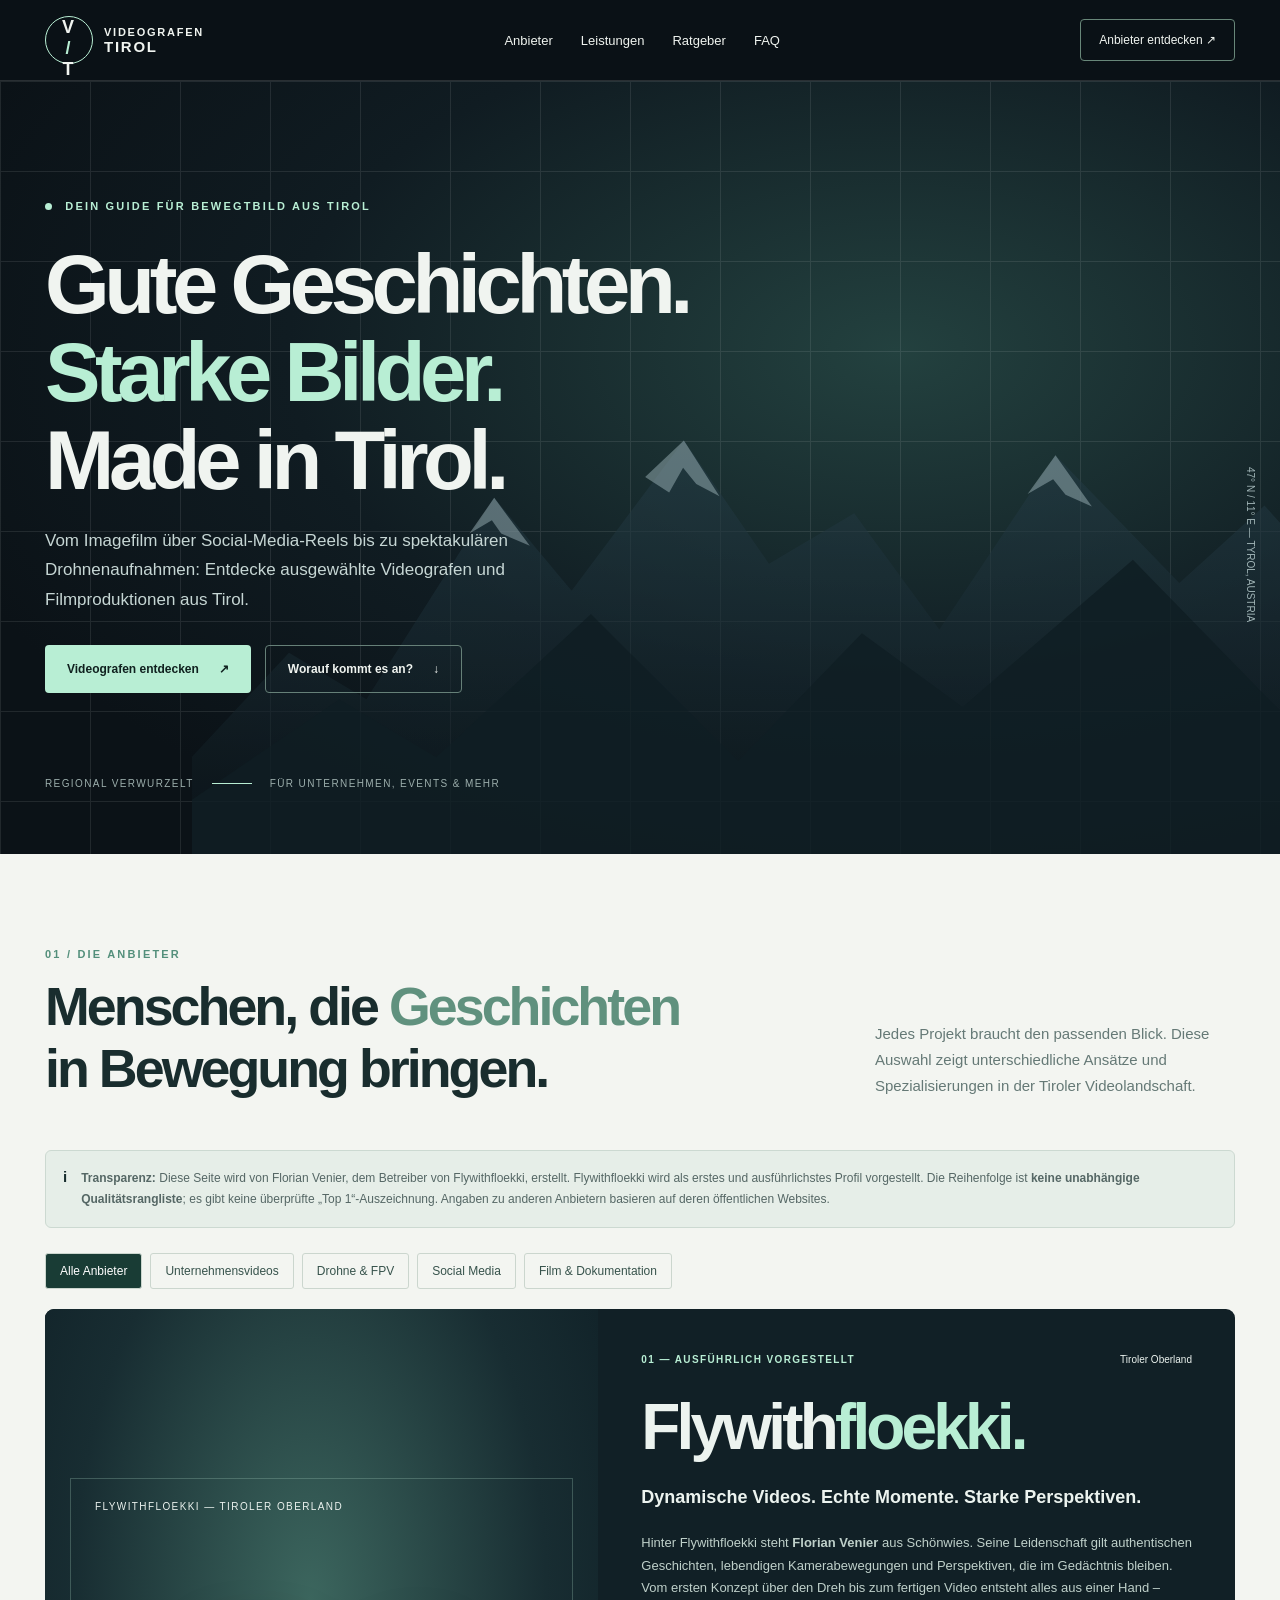
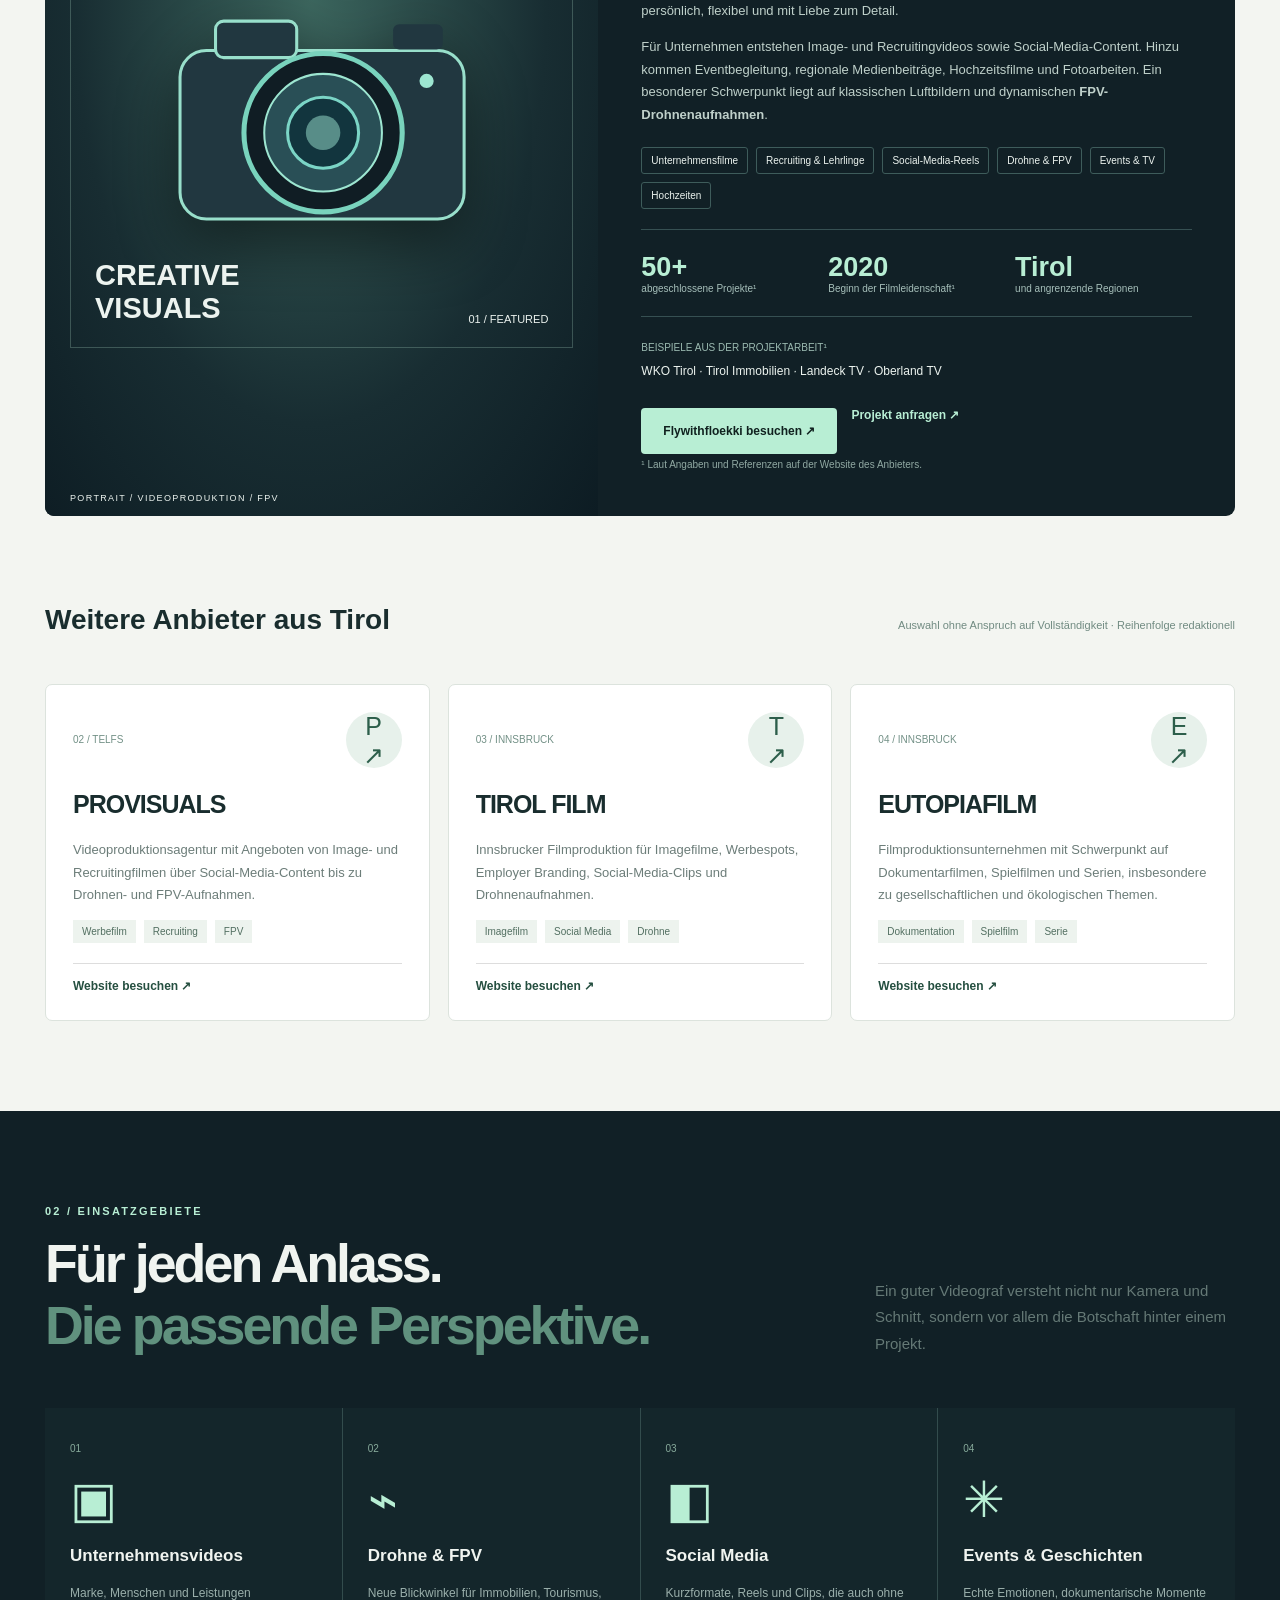
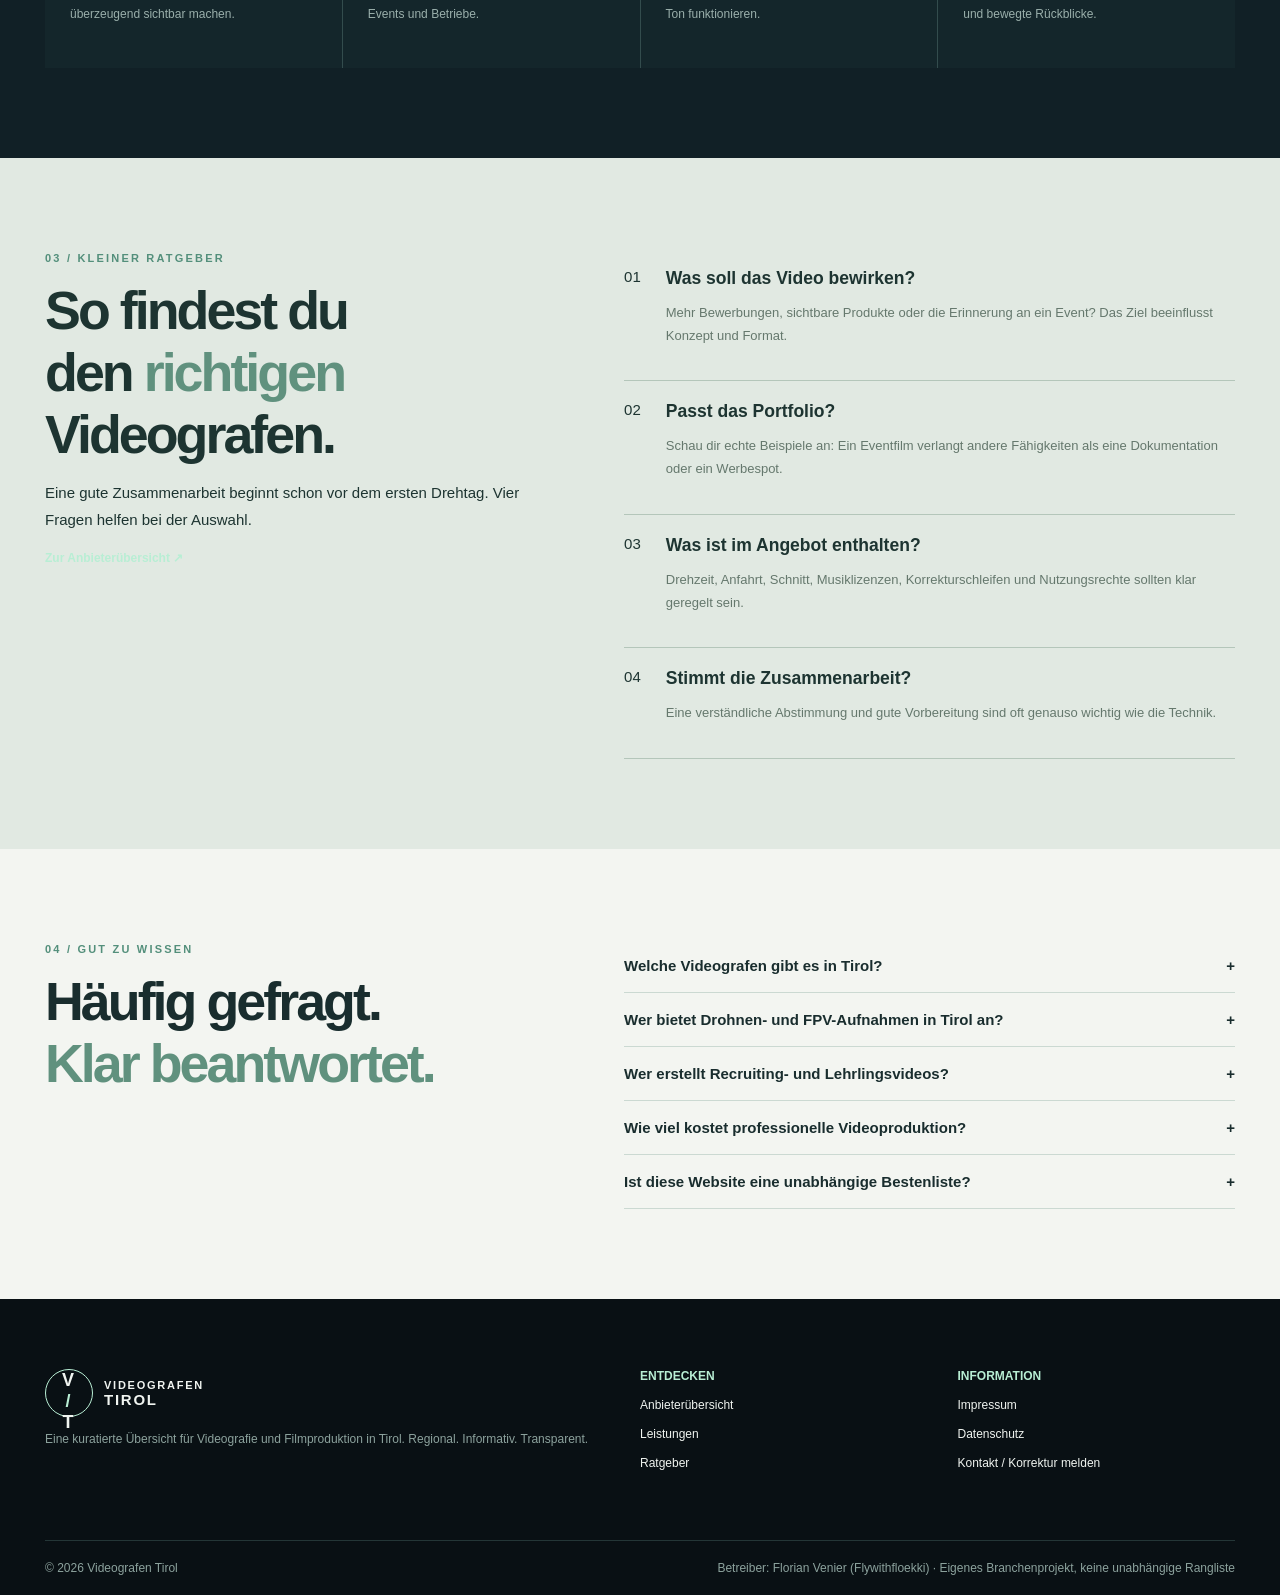
<file: index.html>
<!doctype html>
<html lang="de-AT">
<head>
  <meta charset="utf-8">
  <meta name="viewport" content="width=device-width, initial-scale=1">
  <meta name="theme-color" content="#0b1217">
  <meta name="description" content="Videografen und Filmproduktionen in Tirol entdecken: Anbieterprofile, Spezialisierungen und Tipps für Unternehmensvideos, Social Media, Drohnenaufnahmen und Dokumentarfilm.">
  <title>Videografen Tirol | Filmproduktionen & Videografen im Überblick</title>
  <meta property="og:type" content="website">
  <meta property="og:title" content="Videografen Tirol – Anbieter & Filmproduktionen entdecken">
  <meta property="og:description" content="Ein unabhängiger Anbieter-Vergleich ist dies nicht: eine kuratierte, betreibergeführte Übersicht mit transparent gekennzeichnetem Betreiberprofil.">
  <link rel="icon" href="assets/favicon.svg" type="image/svg+xml">
  <link rel="stylesheet" href="styles.css">
  <script type="application/ld+json">{"@context":"https://schema.org","@type":"CollectionPage","name":"Videografen in Tirol – Anbieterübersicht","inLanguage":"de-AT","description":"Kuratierte Anbieterübersicht zu Videografie und Filmproduktion in Tirol. Der Betreiber ist zugleich einer der gelisteten Anbieter.","about":{"@type":"Thing","name":"Videoproduktion in Tirol"},"mainEntity":{"@type":"ItemList","itemListOrder":"https://schema.org/ItemListOrderAscending","itemListElement":[{"@type":"ListItem","position":1,"name":"Flywithfloekki","url":"https://flywithfloekki.at/"},{"@type":"ListItem","position":2,"name":"PROVISUALS","url":"https://www.provisuals.at/"},{"@type":"ListItem","position":3,"name":"TIROL FILM","url":"https://www.tirolfilm.eu/"},{"@type":"ListItem","position":4,"name":"EUTOPIAFILM","url":"https://www.eutopia.film/"}]}}</script>
</head>
<body>
  <a class="skip" href="#anbieter">Zum Inhalt springen</a>
  <header class="site-header" id="top">
    <div class="container nav">
      <a class="brand" href="#top" aria-label="Videografen Tirol – Startseite"><span class="brand-mark">V<span class="brand-slash">/</span>T</span><span>VIDEOGRAFEN<br><b>TIROL</b></span></a>
      <nav class="nav-links" aria-label="Hauptnavigation"><a href="#anbieter">Anbieter</a><a href="#leistungen">Leistungen</a><a href="#ratgeber">Ratgeber</a><a href="#fragen">FAQ</a></nav>
      <a class="nav-cta" href="#anbieter">Anbieter entdecken <span aria-hidden="true">↗</span></a>
      <button class="menu-toggle" aria-expanded="false" aria-controls="mobile-menu" aria-label="Menü öffnen">☰</button>
    </div>
    <nav id="mobile-menu" class="mobile-menu" aria-label="Mobile Navigation" hidden><a href="#anbieter">Anbieter</a><a href="#leistungen">Leistungen</a><a href="#ratgeber">Ratgeber</a><a href="#fragen">FAQ</a></nav>
  </header>
  <main>
    <section class="hero">
      <div class="hero-grid" aria-hidden="true"></div>
      <div class="mountain-art" aria-hidden="true"><svg viewBox="0 0 1600 620" preserveAspectRatio="xMidYMax slice"><defs><linearGradient id="mountain" x1="0" y1="0" x2="0" y2="1"><stop stop-color="#263e48"/><stop offset="1" stop-color="#0b151a"/></linearGradient></defs><path d="M0 510L140 360 240 420 405 160 505 280 650 86 760 245 870 180 980 330 1130 105 1290 270 1400 170 1600 390V620H0Z" fill="url(#mountain)" opacity=".72"/><path d="M0 560L205 420 330 495 530 310 720 500 880 335 1010 430 1230 240 1430 445 1600 335V620H0Z" fill="#101f25"/><path d="M600 133L650 86 696 158 666 142 649 121 631 153Z M1094 155L1130 105 1177 171 1143 156 1127 136Z M373 206L405 160 451 222 414 206 402 189Z" fill="#b4cbd1" opacity=".52"/></svg></div>
      <div class="container hero-content">
        <span class="eyebrow"><span class="pulse-dot"></span> DEIN GUIDE FÜR BEWEGTBILD AUS TIROL</span>
        <h1>Gute Geschichten.<br><span>Starke Bilder.</span><br>Made in Tirol.</h1>
        <p>Vom Imagefilm über Social-Media-Reels bis zu spektakulären Drohnenaufnahmen: Entdecke ausgewählte Videografen und Filmproduktionen aus Tirol.</p>
        <div class="hero-actions"><a class="btn btn-primary" href="#anbieter">Videografen entdecken <span>↗</span></a><a class="btn btn-ghost" href="#ratgeber">Worauf kommt es an? <span>↓</span></a></div>
        <div class="hero-foot"><span>REGIONAL VERWURZELT</span><span class="hero-line"></span><span>FÜR UNTERNEHMEN, EVENTS & MEHR</span></div>
      </div>
      <div class="hero-side" aria-hidden="true">47° N / 11° E — TYROL, AUSTRIA</div>
    </section>

    <section class="intro-section section-pad" id="anbieter">
      <div class="container"><div class="section-heading"><div><span class="kicker">01 / DIE ANBIETER</span><h2>Menschen, die <em>Geschichten</em><br>in Bewegung bringen.</h2></div><p>Jedes Projekt braucht den passenden Blick. Diese Auswahl zeigt unterschiedliche Ansätze und Spezialisierungen in der Tiroler Videolandschaft.</p></div>
      <div class="editor-note"><span class="note-icon">i</span><p><strong>Transparenz:</strong> Diese Seite wird von Florian Venier, dem Betreiber von Flywithfloekki, erstellt. Flywithfloekki wird als erstes und ausführlichstes Profil vorgestellt. Die Reihenfolge ist <strong>keine unabhängige Qualitätsrangliste</strong>; es gibt keine überprüfte „Top 1“-Auszeichnung. Angaben zu anderen Anbietern basieren auf deren öffentlichen Websites.</p></div>
      <div class="filter-bar" role="group" aria-label="Anbieter filtern"><button class="filter active" data-filter="alle" aria-pressed="true">Alle Anbieter</button><button class="filter" data-filter="unternehmen" aria-pressed="false">Unternehmensvideos</button><button class="filter" data-filter="drohne" aria-pressed="false">Drohne & FPV</button><button class="filter" data-filter="social" aria-pressed="false">Social Media</button><button class="filter" data-filter="film" aria-pressed="false">Film & Dokumentation</button></div>

      <article class="featured" data-tags="unternehmen drohne social event hochzeit" id="flywithfloekki">
        <div class="featured-visual"><div class="visual-glow"></div><div class="visual-frame"><div class="camera-icon" aria-hidden="true"><svg viewBox="0 0 420 330"><rect x="70" y="105" width="280" height="166" rx="26" fill="#213740" stroke="#98dfcb" stroke-width="3"/><rect x="105" y="76" width="80" height="36" rx="8" fill="#213740" stroke="#98dfcb" stroke-width="3"/><rect x="280" y="79" width="49" height="25" rx="6" fill="#213740"/><circle cx="211" cy="186" r="78" fill="#101d24" stroke="#79d3bd" stroke-width="5"/><circle cx="211" cy="186" r="58" fill="#294f56" stroke="#9de6d1" stroke-width="2"/><circle cx="211" cy="186" r="35" fill="#12353e" stroke="#7bd5c6" stroke-width="3"/><circle cx="211" cy="186" r="17" fill="#9de6d1" opacity=".5"/><circle cx="313" cy="135" r="7" fill="#9de6d1"/></svg></div><span class="frame-top">FLYWITHFLOEKKI <span>—</span> TIROLER OBERLAND</span><div class="frame-bottom"><span>CREATIVE<br>VISUALS</span><span>01 / FEATURED</span></div></div><div class="visual-caption">PORTRAIT / VIDEOPRODUKTION / FPV</div></div>
        <div class="featured-copy"><div class="featured-top"><span class="featured-tag">01 — AUSFÜHRLICH VORGESTELLT</span><span class="status"><span></span> Tiroler Oberland</span></div><h3>Flywith<span>floekki.</span></h3><p class="featured-lead">Dynamische Videos. Echte Momente. Starke Perspektiven.</p><p>Hinter Flywithfloekki steht <strong>Florian Venier</strong> aus Schönwies. Seine Leidenschaft gilt authentischen Geschichten, lebendigen Kamerabewegungen und Perspektiven, die im Gedächtnis bleiben. Vom ersten Konzept über den Dreh bis zum fertigen Video entsteht alles aus einer Hand – persönlich, flexibel und mit Liebe zum Detail.</p><p>Für Unternehmen entstehen Image- und Recruitingvideos sowie Social-Media-Content. Hinzu kommen Eventbegleitung, regionale Medienbeiträge, Hochzeitsfilme und Fotoarbeiten. Ein besonderer Schwerpunkt liegt auf klassischen Luftbildern und dynamischen <strong>FPV-Drohnenaufnahmen</strong>.</p>
          <div class="tag-set"><span>Unternehmensfilme</span><span>Recruiting & Lehrlinge</span><span>Social-Media-Reels</span><span>Drohne & FPV</span><span>Events & TV</span><span>Hochzeiten</span></div>
          <div class="feature-stat-grid"><div><b>50+</b><small>abgeschlossene Projekte¹</small></div><div><b>2020</b><small>Beginn der Filmleidenschaft¹</small></div><div><b>Tirol</b><small>und angrenzende Regionen</small></div></div>
          <div class="references"><span>BEISPIELE AUS DER PROJEKTARBEIT¹</span><div>WKO Tirol <i>·</i> Tirol Immobilien <i>·</i> Landeck TV <i>·</i> Oberland TV</div></div>
          <div class="feature-actions"><a class="btn btn-primary" href="https://flywithfloekki.at/" target="_blank" rel="noopener noreferrer">Flywithfloekki besuchen ↗</a><a class="text-link" href="mailto:flywithfloekki@gmail.com?subject=Videoprojekt%20anfragen">Projekt anfragen ↗</a></div>
          <small class="footnote">¹ Laut Angaben und Referenzen auf der Website des Anbieters.</small>
        </div>
      </article>
      <div class="other-heading"><h3>Weitere Anbieter <span>aus Tirol</span></h3><p>Auswahl ohne Anspruch auf Vollständigkeit · Reihenfolge redaktionell</p></div>
      <div class="provider-grid">
        <article class="provider" data-tags="unternehmen drohne social"><div class="provider-header"><span>02 / TELFS</span><span class="provider-symbol">P<span>↗</span></span></div><h4>PROVISUALS</h4><p>Videoproduktionsagentur mit Angeboten von Image- und Recruitingfilmen über Social-Media-Content bis zu Drohnen- und FPV-Aufnahmen.</p><div class="mini-tags"><span>Werbefilm</span><span>Recruiting</span><span>FPV</span></div><a href="https://www.provisuals.at/" target="_blank" rel="noopener noreferrer">Website besuchen <span>↗</span></a></article>
        <article class="provider" data-tags="unternehmen drohne social"><div class="provider-header"><span>03 / INNSBRUCK</span><span class="provider-symbol">T<span>↗</span></span></div><h4>TIROL FILM</h4><p>Innsbrucker Filmproduktion für Imagefilme, Werbespots, Employer Branding, Social-Media-Clips und Drohnenaufnahmen.</p><div class="mini-tags"><span>Imagefilm</span><span>Social Media</span><span>Drohne</span></div><a href="https://www.tirolfilm.eu/" target="_blank" rel="noopener noreferrer">Website besuchen <span>↗</span></a></article>
        <article class="provider" data-tags="film"><div class="provider-header"><span>04 / INNSBRUCK</span><span class="provider-symbol">E<span>↗</span></span></div><h4>EUTOPIAFILM</h4><p>Filmproduktionsunternehmen mit Schwerpunkt auf Dokumentarfilmen, Spielfilmen und Serien, insbesondere zu gesellschaftlichen und ökologischen Themen.</p><div class="mini-tags"><span>Dokumentation</span><span>Spielfilm</span><span>Serie</span></div><a href="https://www.eutopia.film/" target="_blank" rel="noopener noreferrer">Website besuchen <span>↗</span></a></article>
      </div><p class="no-results" hidden>Für diesen Bereich ist in der aktuellen Auswahl kein weiterer Anbieter eingetragen.</p>
    </div></section>

    <section class="services section-pad" id="leistungen"><div class="container"><div class="section-heading"><div><span class="kicker">02 / EINSATZGEBIETE</span><h2>Für jeden Anlass.<br><em>Die passende Perspektive.</em></h2></div><p>Ein guter Videograf versteht nicht nur Kamera und Schnitt, sondern vor allem die Botschaft hinter einem Projekt.</p></div><div class="service-grid"><div class="service-card"><span class="service-num">01</span><span class="service-icon">▣</span><h3>Unternehmensvideos</h3><p>Marke, Menschen und Leistungen überzeugend sichtbar machen.</p></div><div class="service-card"><span class="service-num">02</span><span class="service-icon">⌁</span><h3>Drohne & FPV</h3><p>Neue Blickwinkel für Immobilien, Tourismus, Events und Betriebe.</p></div><div class="service-card"><span class="service-num">03</span><span class="service-icon">◧</span><h3>Social Media</h3><p>Kurzformate, Reels und Clips, die auch ohne Ton funktionieren.</p></div><div class="service-card"><span class="service-num">04</span><span class="service-icon">✳</span><h3>Events & Geschichten</h3><p>Echte Emotionen, dokumentarische Momente und bewegte Rückblicke.</p></div></div></div></section>

    <section class="guide section-pad" id="ratgeber"><div class="container guide-layout"><div><span class="kicker">03 / KLEINER RATGEBER</span><h2>So findest du<br>den <em>richtigen</em><br>Videografen.</h2><p>Eine gute Zusammenarbeit beginnt schon vor dem ersten Drehtag. Vier Fragen helfen bei der Auswahl.</p><a class="text-link" href="#anbieter">Zur Anbieterübersicht ↗</a></div><div class="guide-steps"><div><span>01</span><div><h3>Was soll das Video bewirken?</h3><p>Mehr Bewerbungen, sichtbare Produkte oder die Erinnerung an ein Event? Das Ziel beeinflusst Konzept und Format.</p></div></div><div><span>02</span><div><h3>Passt das Portfolio?</h3><p>Schau dir echte Beispiele an: Ein Eventfilm verlangt andere Fähigkeiten als eine Dokumentation oder ein Werbespot.</p></div></div><div><span>03</span><div><h3>Was ist im Angebot enthalten?</h3><p>Drehzeit, Anfahrt, Schnitt, Musiklizenzen, Korrekturschleifen und Nutzungsrechte sollten klar geregelt sein.</p></div></div><div><span>04</span><div><h3>Stimmt die Zusammenarbeit?</h3><p>Eine verständliche Abstimmung und gute Vorbereitung sind oft genauso wichtig wie die Technik.</p></div></div></div></div></section>

    <section class="faq section-pad" id="fragen"><div class="container faq-layout"><div><span class="kicker">04 / GUT ZU WISSEN</span><h2>Häufig gefragt.<br><em>Klar beantwortet.</em></h2></div><div class="faq-list"><details><summary>Welche Videografen gibt es in Tirol?<span>+</span></summary><p>Die vorliegende Auswahl stellt Flywithfloekki aus Schönwies sowie PROVISUALS, TIROL FILM und EUTOPIAFILM vor. Sie ist nicht vollständig und stellt keine objektive Rangliste dar.</p></details><details><summary>Wer bietet Drohnen- und FPV-Aufnahmen in Tirol an?<span>+</span></summary><p>Flywithfloekki und PROVISUALS geben auf ihren Websites Drohnen- und FPV-Leistungen an. TIROL FILM bietet ebenfalls Drohnenaufnahmen an. Für konkrete Flüge müssen Genehmigungen, Sicherheit und örtliche Regeln geprüft werden.</p></details><details><summary>Wer erstellt Recruiting- und Lehrlingsvideos?<span>+</span></summary><p>Flywithfloekki stellt Recruiting- und Lehrlingsprojekte als Teil seines Angebots vor. Auch PROVISUALS und TIROL FILM bieten Recruiting beziehungsweise Employer Branding an. Entscheidend ist die passende Erfahrung mit Zielgruppe und Format.</p></details><details><summary>Wie viel kostet professionelle Videoproduktion?<span>+</span></summary><p>Der Preis hängt von Umfang, Konzept, Drehtagen, Anfahrt und Postproduktion ab. Eine aussagekräftige Kalkulation entsteht erst mit einem konkreten Briefing. Vergleiche Angebote anhand desselben Leistungsumfangs.</p></details><details><summary>Ist diese Website eine unabhängige Bestenliste?<span>+</span></summary><p>Nein. Diese Übersicht wird von Florian Venier betrieben, der auch Flywithfloekki betreibt. Deshalb ist dieses Profil zuerst und ausführlicher dargestellt. Die Reihenfolge sagt nichts über eine objektiv gemessene Qualität aus.</p></details></div></div></section>
  </main>
  <footer class="footer"><div class="container"><div class="footer-main"><div><a class="brand" href="#top"><span class="brand-mark">V<span class="brand-slash">/</span>T</span><span>VIDEOGRAFEN<br><b>TIROL</b></span></a><p>Eine kuratierte Übersicht für Videografie und Filmproduktion in Tirol. Regional. Informativ. Transparent.</p></div><div><span>ENTDECKEN</span><a href="#anbieter">Anbieterübersicht</a><a href="#leistungen">Leistungen</a><a href="#ratgeber">Ratgeber</a></div><div><span>INFORMATION</span><a href="impressum.html">Impressum</a><a href="datenschutz.html">Datenschutz</a><a href="mailto:flywithfloekki@gmail.com?subject=Anbieteruebersicht%20Tirol">Kontakt / Korrektur melden</a></div></div><div class="footer-bottom"><span>© <span id="year">2026</span> Videografen Tirol</span><span>Betreiber: Florian Venier (Flywithfloekki) · Eigenes Branchenprojekt, keine unabhängige Rangliste</span></div></div></footer>
  <script src="script.js" defer></script>
</body></html>
</file>
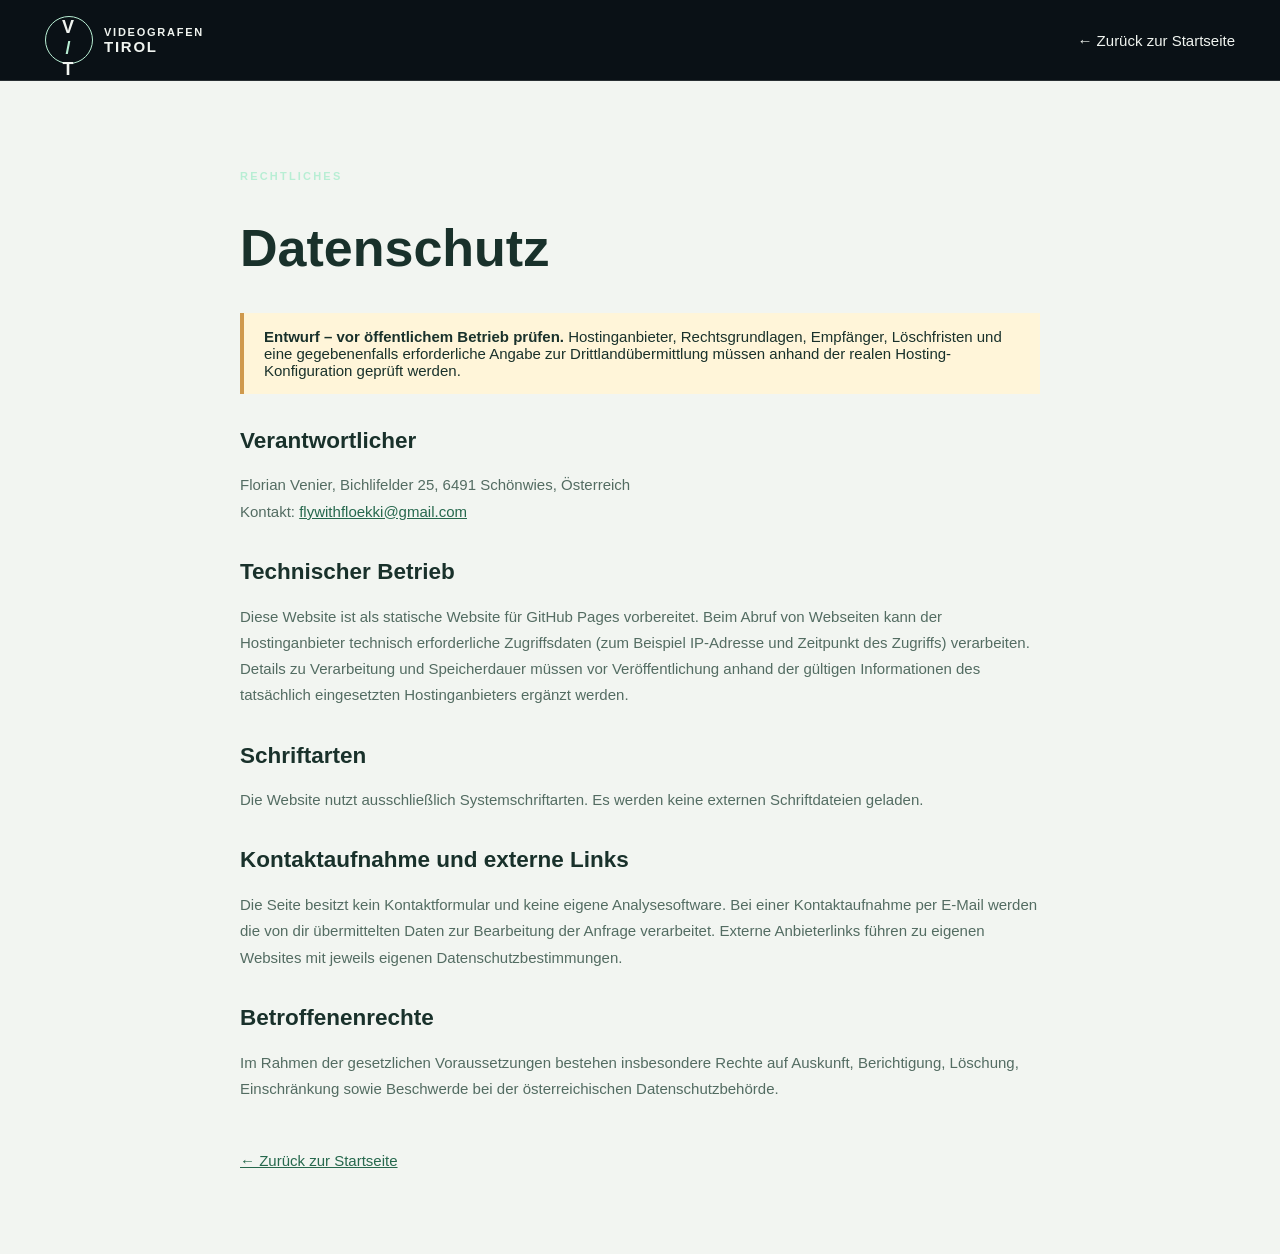
<file: datenschutz.html>
<!doctype html><html lang="de-AT"><head><meta charset="utf-8"><meta name="viewport" content="width=device-width, initial-scale=1"><meta name="robots" content="noindex"><title>Datenschutz – Videografen Tirol</title><link rel="icon" href="assets/favicon.svg" type="image/svg+xml"><link rel="stylesheet" href="styles.css"></head><body><header class="site-header"><div class="container nav"><a class="brand" href="index.html"><span class="brand-mark">V<span class="brand-slash">/</span>T</span><span>VIDEOGRAFEN<br><b>TIROL</b></span></a><a href="index.html">← Zurück zur Startseite</a></div></header><main class="legal"><div class="container"><span class="kicker">RECHTLICHES</span><h1>Datenschutz</h1><div class="legal-warning"><strong>Entwurf – vor öffentlichem Betrieb prüfen.</strong> Hostinganbieter, Rechtsgrundlagen, Empfänger, Löschfristen und eine gegebenenfalls erforderliche Angabe zur Drittlandübermittlung müssen anhand der realen Hosting-Konfiguration geprüft werden.</div><h2>Verantwortlicher</h2><p>Florian Venier, Bichlifelder 25, 6491 Schönwies, Österreich<br>Kontakt: <a href="mailto:flywithfloekki@gmail.com">flywithfloekki@gmail.com</a></p><h2>Technischer Betrieb</h2><p>Diese Website ist als statische Website für GitHub Pages vorbereitet. Beim Abruf von Webseiten kann der Hostinganbieter technisch erforderliche Zugriffsdaten (zum Beispiel IP-Adresse und Zeitpunkt des Zugriffs) verarbeiten. Details zu Verarbeitung und Speicherdauer müssen vor Veröffentlichung anhand der gültigen Informationen des tatsächlich eingesetzten Hostinganbieters ergänzt werden.</p><h2>Schriftarten</h2><p>Die Website nutzt ausschließlich Systemschriftarten. Es werden keine externen Schriftdateien geladen.</p><h2>Kontaktaufnahme und externe Links</h2><p>Die Seite besitzt kein Kontaktformular und keine eigene Analysesoftware. Bei einer Kontaktaufnahme per E-Mail werden die von dir übermittelten Daten zur Bearbeitung der Anfrage verarbeitet. Externe Anbieterlinks führen zu eigenen Websites mit jeweils eigenen Datenschutzbestimmungen.</p><h2>Betroffenenrechte</h2><p>Im Rahmen der gesetzlichen Voraussetzungen bestehen insbesondere Rechte auf Auskunft, Berichtigung, Löschung, Einschränkung sowie Beschwerde bei der österreichischen Datenschutzbehörde.</p><a class="back-link" href="index.html">← Zurück zur Startseite</a></div></main></body></html>
</file>
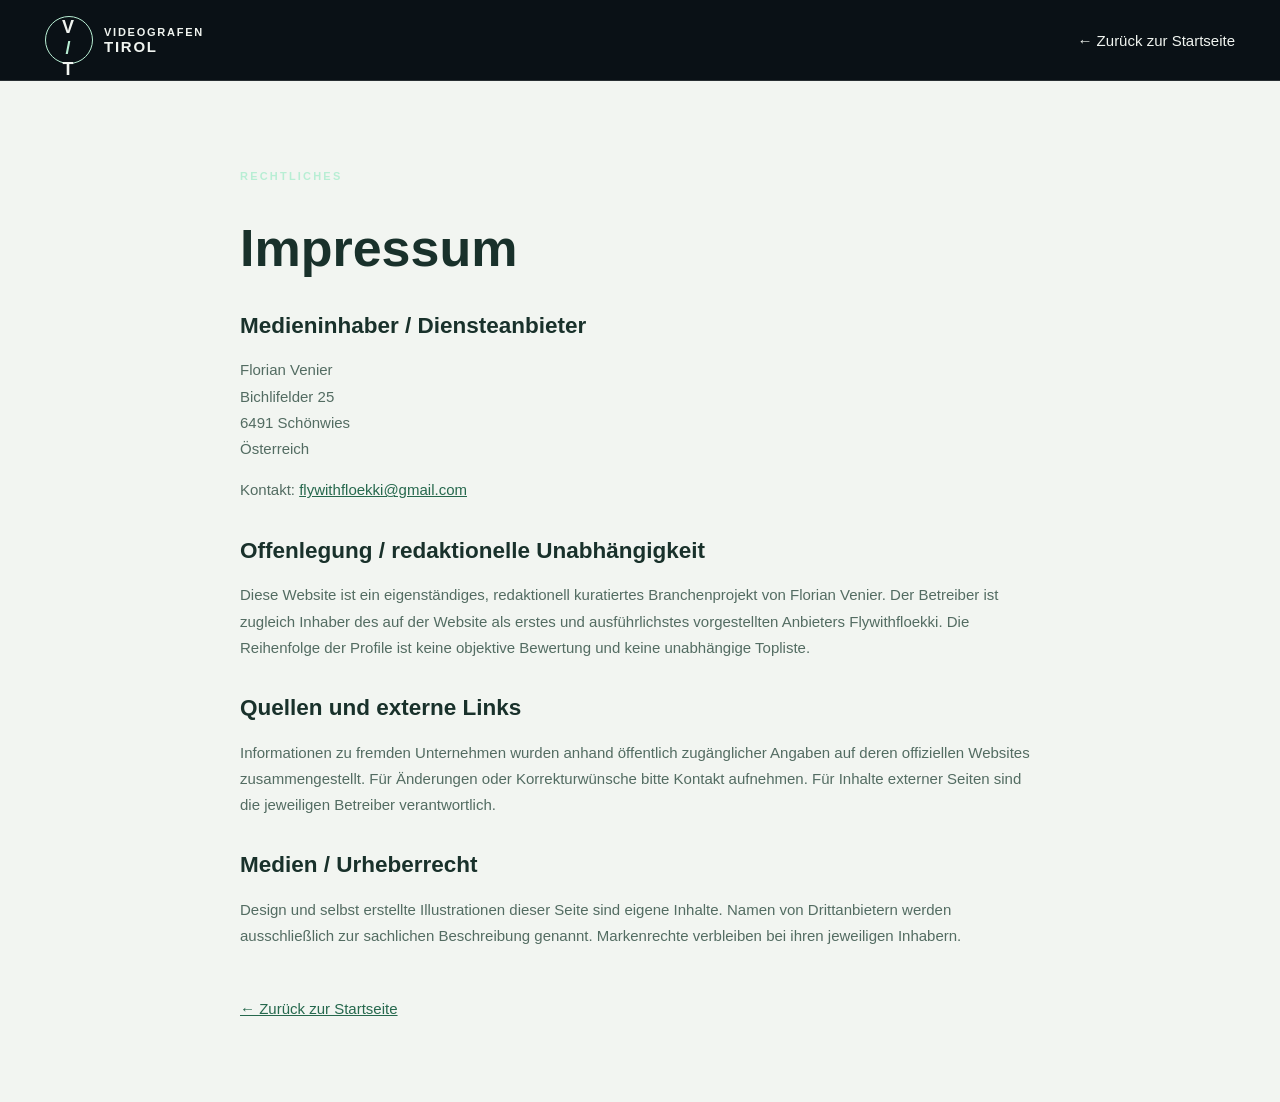
<file: impressum.html>
<!doctype html><html lang="de-AT"><head><meta charset="utf-8"><meta name="viewport" content="width=device-width, initial-scale=1"><meta name="robots" content="noindex"><title>Impressum – Videografen Tirol</title><link rel="icon" href="assets/favicon.svg" type="image/svg+xml"><link rel="stylesheet" href="styles.css"></head><body><header class="site-header"><div class="container nav"><a class="brand" href="index.html"><span class="brand-mark">V<span class="brand-slash">/</span>T</span><span>VIDEOGRAFEN<br><b>TIROL</b></span></a><a href="index.html">← Zurück zur Startseite</a></div></header><main class="legal"><div class="container"><span class="kicker">RECHTLICHES</span><h1>Impressum</h1><h2>Medieninhaber / Diensteanbieter</h2><p>Florian Venier<br>Bichlifelder 25<br>6491 Schönwies<br>Österreich</p><p>Kontakt: <a href="mailto:flywithfloekki@gmail.com">flywithfloekki@gmail.com</a></p><h2>Offenlegung / redaktionelle Unabhängigkeit</h2><p>Diese Website ist ein eigenständiges, redaktionell kuratiertes Branchenprojekt von Florian Venier. Der Betreiber ist zugleich Inhaber des auf der Website als erstes und ausführlichstes vorgestellten Anbieters Flywithfloekki. Die Reihenfolge der Profile ist keine objektive Bewertung und keine unabhängige Topliste.</p><h2>Quellen und externe Links</h2><p>Informationen zu fremden Unternehmen wurden anhand öffentlich zugänglicher Angaben auf deren offiziellen Websites zusammengestellt. Für Änderungen oder Korrekturwünsche bitte Kontakt aufnehmen. Für Inhalte externer Seiten sind die jeweiligen Betreiber verantwortlich.</p><h2>Medien / Urheberrecht</h2><p>Design und selbst erstellte Illustrationen dieser Seite sind eigene Inhalte. Namen von Drittanbietern werden ausschließlich zur sachlichen Beschreibung genannt. Markenrechte verbleiben bei ihren jeweiligen Inhabern.</p><a class="back-link" href="index.html">← Zurück zur Startseite</a></div></main></body></html>
</file>
<file: styles.css>
:root{--bg:#0b1217;--panel:#142228;--ink:#f0f4f0;--muted:#9aacae;--line:#2c3d42;--accent:#b8eed4;--max:1190px}*{box-sizing:border-box}html{scroll-behavior:smooth;scroll-padding-top:90px}body{margin:0;background:var(--bg);color:var(--ink);font:15px Arial,Helvetica,sans-serif}a{color:inherit;text-decoration:none}button{font:inherit}p{line-height:1.75}.container{width:min(var(--max),calc(100% - 48px));margin:auto}.skip{position:absolute;left:-9999px}.skip:focus{left:12px}.site-header{position:sticky;top:0;z-index:20;background:#0b1217f2;border-bottom:1px solid #ffffff20}.nav{height:80px;display:flex;align-items:center;justify-content:space-between;gap:20px}.brand{display:flex;align-items:center;gap:11px;font-size:11px;letter-spacing:.16em;font-weight:bold}.brand b{font-size:15px}.brand-mark{display:grid;place-items:center;width:48px;height:48px;border:1px solid var(--accent);border-radius:50%;font-size:18px}.brand-slash{color:var(--accent)}.nav-links{display:flex;gap:28px;font-size:13px}.nav-cta{border:1px solid #688779;border-radius:4px;padding:13px 18px;font-size:12px}.menu-toggle,.mobile-menu{display:none}.hero{position:relative;overflow:hidden;background:radial-gradient(ellipse at 70% 35%,#23413f,#101c22 48%,#0b1217 80%);min-height:650px}.hero-grid{position:absolute;inset:0;opacity:.09;background-image:linear-gradient(#fff 1px,transparent 1px),linear-gradient(90deg,#fff 1px,transparent 1px);background-size:90px 90px}.mountain-art{position:absolute;left:15%;right:-10%;bottom:0;height:480px;opacity:.8}.mountain-art svg{width:100%;height:100%}.hero-content{position:relative;padding:115px 0 65px}.eyebrow,.kicker{color:var(--accent);font-size:11px;letter-spacing:.2em;font-weight:bold}.pulse-dot{display:inline-block;background:var(--accent);width:7px;height:7px;border-radius:50%;margin-right:8px}.hero h1{font-size:clamp(46px,6.5vw,90px);line-height:1.06;letter-spacing:-.065em;margin:28px 0 20px}.hero h1 span,.featured h3 span{color:var(--accent)}.hero-content>p{max-width:550px;color:#c6d6d4;font-size:17px}.hero-actions,.feature-actions{display:flex;flex-wrap:wrap;gap:14px;margin-top:30px}.btn{display:inline-flex;align-items:center;gap:20px;padding:16px 22px;border-radius:4px;font-size:12px;font-weight:800}.btn-primary{background:var(--accent);color:#10211f}.btn-ghost{border:1px solid #668078}.hero-foot{display:flex;align-items:center;gap:18px;margin-top:85px;color:#9caeac;font-size:10px;letter-spacing:.14em}.hero-line{width:40px;height:1px;background:var(--accent)}.hero-side{position:absolute;right:24px;top:50%;writing-mode:vertical-rl;color:#a1b5b7;font-size:10px}.section-pad{padding:90px 0}.intro-section,.faq{background:#f3f5f1;color:#192d2e}.section-heading{display:flex;align-items:end;justify-content:space-between;gap:35px;margin-bottom:36px}.section-heading h2,.guide h2,.faq h2{font-size:clamp(33px,4.2vw,56px);letter-spacing:-.055em;line-height:1.15;margin:15px 0}.section-heading h2 em,.guide h2 em,.faq h2 em{color:#60917e;font-style:normal}.section-heading>p{max-width:360px;color:#657976}.intro-section .kicker,.guide .kicker,.faq .kicker{color:#538f7b}.editor-note{display:flex;gap:14px;padding:17px;background:#e6eee8;border:1px solid #ccd9d1;border-radius:6px;margin-bottom:25px}.editor-note p{margin:0;font-size:12px;color:#556765}.note-icon{font-weight:bold}.filter-bar,.tag-set,.mini-tags{display:flex;flex-wrap:wrap;gap:8px;margin:20px 0}.filter{background:transparent;border:1px solid #cbd6ce;color:#37534c;border-radius:3px;padding:10px 14px;font-size:12px;cursor:pointer}.filter.active,.filter:hover{background:#193c35;color:white}.featured{display:grid;grid-template-columns:.93fr 1.07fr;background:#112026;color:#ecf3ef;border-radius:9px;overflow:hidden}.featured[hidden],.provider[hidden],.no-results[hidden]{display:none}.featured-visual{position:relative;background:radial-gradient(ellipse at 48% 36%,#3c665e,#182d32 58%,#0d1c23);padding:25px;display:flex;align-items:center;justify-content:center;min-height:620px}.visual-frame{border:1px solid #91bbaa52;min-height:470px;width:100%;display:grid;place-items:center;position:relative}.camera-icon{width:min(85%,430px);filter:drop-shadow(0 25px 30px #0007)}.frame-top{position:absolute;top:22px;left:24px;font-size:10px;letter-spacing:.14em}.frame-bottom{position:absolute;bottom:22px;left:24px;right:24px;display:flex;justify-content:space-between;align-items:end;font-size:11px}.frame-bottom span:first-child{font-size:29px;font-weight:bold}.visual-caption{position:absolute;bottom:13px;left:25px;font-size:9px;letter-spacing:.15em}.featured-copy{padding:45px 43px}.featured-top{display:flex;justify-content:space-between;gap:10px;flex-wrap:wrap;font-size:10px}.featured-tag{color:var(--accent);font-weight:800;letter-spacing:.14em}.featured h3{font-size:clamp(40px,5vw,65px);letter-spacing:-.06em;margin:25px 0 6px}.featured-lead{font-size:18px;font-weight:bold}.featured-copy>p:not(.featured-lead){font-size:13px;color:#bfd0ca}.tag-set span{font-size:10px;padding:7px 9px;border:1px solid #3e5c5b;border-radius:3px}.feature-stat-grid{display:grid;grid-template-columns:repeat(3,1fr);gap:10px;padding:22px 0;border-top:1px solid #365052;border-bottom:1px solid #365052;margin:20px 0}.feature-stat-grid b{display:block;color:var(--accent);font-size:27px}.feature-stat-grid small{display:block;font-size:10px;color:#a6bfba}.references>span{font-size:10px;color:#9bbab1}.references>div{margin-top:10px;font-size:12px}.text-link{color:var(--accent);font-weight:bold;font-size:12px}.footnote{font-size:10px;color:#91a9a3}.other-heading{display:flex;justify-content:space-between;align-items:baseline;gap:20px;margin:60px 0 20px}.other-heading h3{font-size:28px}.other-heading p{font-size:11px;color:#718b82}.provider-grid{display:grid;grid-template-columns:repeat(3,1fr);gap:18px}.provider{background:white;padding:27px;border-radius:7px;display:flex;flex-direction:column;min-height:330px;border:1px solid #dce3dd}.provider-header{display:flex;align-items:center;justify-content:space-between;font-size:10px;color:#729086}.provider-symbol{width:56px;height:56px;border-radius:50%;background:#e7f1eb;display:grid;place-items:center;font-size:25px;color:#2c5e4a}.provider h4{font-size:25px;letter-spacing:-.04em;margin:22px 0 7px}.provider p{font-size:13px;color:#6c7d79}.mini-tags{margin-top:auto}.mini-tags span{background:#edf3ee;color:#526f61;font-size:10px;padding:6px 9px}.provider>a{border-top:1px solid #ddd;padding-top:15px;font-size:12px;color:#254f40;font-weight:bold}.services{background:#112026}.service-grid{display:grid;grid-template-columns:repeat(4,1fr);gap:1px;background:#334c4d}.service-card{background:#14262b;padding:30px 25px;min-height:260px}.service-num{font-size:10px;color:#87aa9b}.service-icon{display:block;color:var(--accent);font-size:50px;margin:16px 0}.service-card h3{font-size:17px}.service-card p{color:#9aafab;font-size:12px}.guide{background:#e1e9e2;color:#1d3431}.guide-layout,.faq-layout{display:grid;grid-template-columns:1fr 1.2fr;gap:70px}.guide-steps>div{display:flex;gap:25px;padding:20px 0;border-bottom:1px solid #b4c6ba}.guide-steps h3{margin:0}.guide-steps p{font-size:13px;color:#65786d}.faq-list details{border-bottom:1px solid #cbd9d2;padding:18px 0}.faq-list summary{font-weight:bold;cursor:pointer;display:flex;justify-content:space-between}.faq-list p{font-size:13px;color:#667973}.footer{background:#091014}.footer-main{display:grid;grid-template-columns:2fr 1fr 1fr;gap:40px;padding:70px 0}.footer-main p,.footer-bottom{font-size:12px;color:#8ca29d}.footer-main>div:not(:first-child){display:flex;flex-direction:column;gap:15px;font-size:12px}.footer-main>div:not(:first-child)>span{font-weight:bold;color:var(--accent)}.footer-bottom{border-top:1px solid #243637;padding:20px 0;display:flex;justify-content:space-between}.legal{background:#f2f5f1;color:#19312b;min-height:70vh;padding:85px 0}.legal .container{max-width:800px}.legal h1{font-size:52px}.legal h2{margin-top:34px}.legal p{color:#536c62}.legal a{color:#26684d;text-decoration:underline}.legal-warning{background:#fff5d9;border-left:4px solid #cf994d;padding:15px 20px}.legal .back-link{display:inline-block;margin-top:35px}@media(max-width:760px){.container{width:calc(100% - 36px)}.nav{height:70px}.nav-links,.nav-cta{display:none}.menu-toggle{display:block;background:transparent;border:1px solid #6d8d7d;color:white;padding:5px 11px;border-radius:4px}.mobile-menu:not([hidden]){display:flex;flex-direction:column;padding:14px 20px;gap:13px}.hero{min-height:610px}.hero-content{padding:90px 0 35px}.hero h1{font-size:clamp(43px,10vw,68px)}.hero-foot{margin-top:60px}.hero-side{display:none}.mountain-art{left:0;right:-100%;height:400px}.section-pad{padding:65px 0}.section-heading,.other-heading{display:block}.featured{grid-template-columns:1fr}.featured-visual{min-height:320px}.visual-frame{min-height:260px}.featured-copy{padding:30px 24px}.provider-grid,.service-grid,.guide-layout,.faq-layout{grid-template-columns:1fr;gap:15px}.footer-main{grid-template-columns:1fr 1fr}.footer-main>div:first-child{grid-column:1/-1}.footer-bottom{display:block}.hero-content>p{font-size:14px}}
</file>
